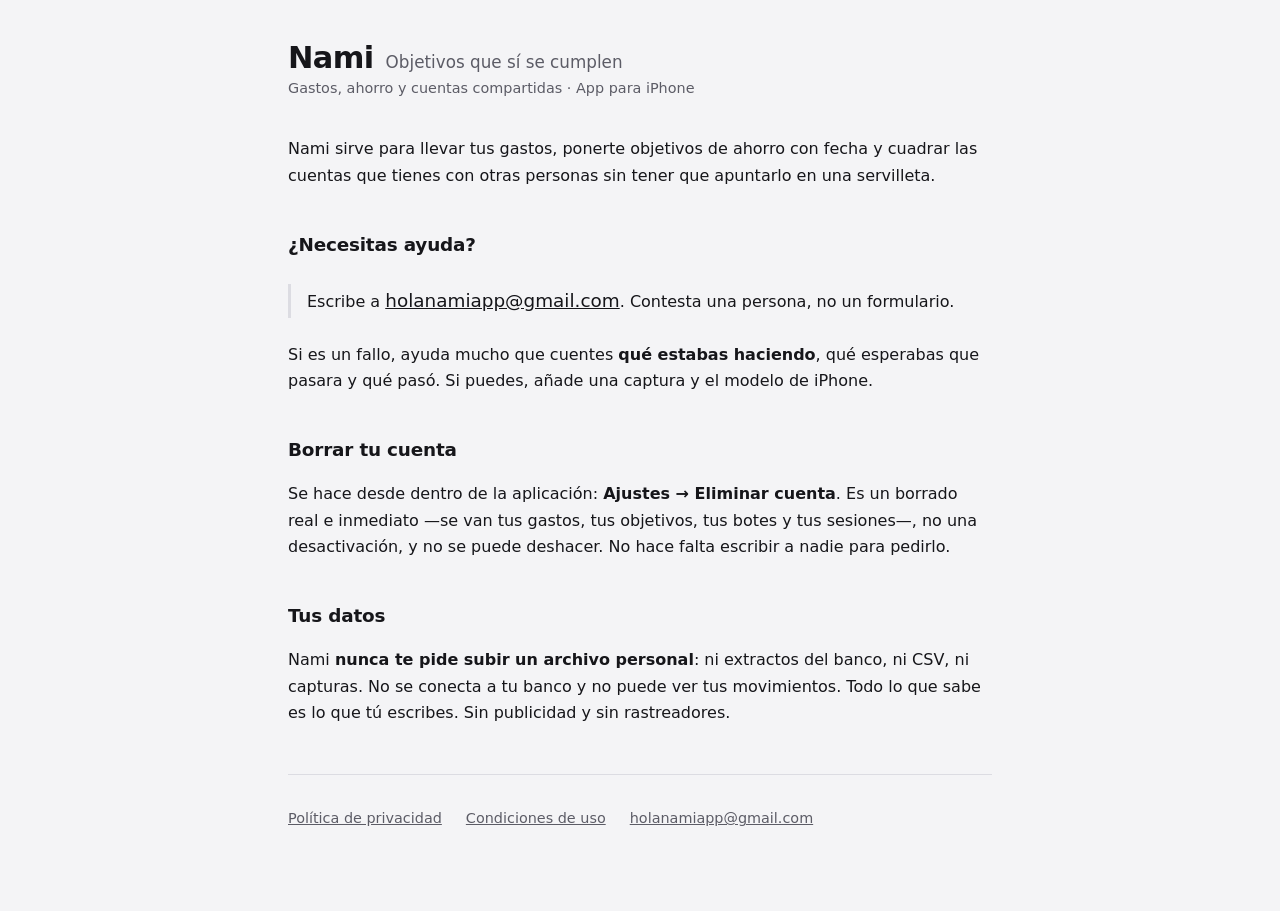
<file: index.html>
<!doctype html>
<html lang="es">
<head>
<meta charset="utf-8">
<meta name="viewport" content="width=device-width, initial-scale=1">
<title>Nami · ayuda y soporte</title>
<link rel="stylesheet" href="estilo.css">
<style>
  /* Solo lo que esta página necesita y las otras dos no. */
  .marca { display: flex; align-items: baseline; gap: 12px; flex-wrap: wrap; }
  .marca h1 { margin: 0; }
  .lema { color: var(--suave); font-size: 1.05rem; }
  .enlaces { display: flex; flex-wrap: wrap; gap: 10px 24px; margin-top: .5em; }
  .correo { font-size: 1.15rem; }
</style>
</head>
<body>
<main>

<div class="marca">
  <h1>Nami</h1>
  <span class="lema">Objetivos que sí se cumplen</span>
</div>
<p class="fecha">Gastos, ahorro y cuentas compartidas · App para iPhone</p>

<p>Nami sirve para llevar tus gastos, ponerte objetivos de ahorro con fecha y cuadrar las
cuentas que tienes con otras personas sin tener que apuntarlo en una servilleta.</p>

<h2>¿Necesitas ayuda?</h2>
<p class="destacado">Escribe a <a class="correo" href="mailto:holanamiapp@gmail.com">holanamiapp@gmail.com</a>.
Contesta una persona, no un formulario.</p>
<p>Si es un fallo, ayuda mucho que cuentes <strong>qué estabas haciendo</strong>, qué esperabas
que pasara y qué pasó. Si puedes, añade una captura y el modelo de iPhone.</p>

<h2>Borrar tu cuenta</h2>
<p>Se hace desde dentro de la aplicación: <strong>Ajustes → Eliminar cuenta</strong>. Es un
borrado real e inmediato —se van tus gastos, tus objetivos, tus botes y tus sesiones—, no una
desactivación, y no se puede deshacer. No hace falta escribir a nadie para pedirlo.</p>

<h2>Tus datos</h2>
<p>Nami <strong>nunca te pide subir un archivo personal</strong>: ni extractos del banco, ni
CSV, ni capturas. No se conecta a tu banco y no puede ver tus movimientos. Todo lo que sabe es
lo que tú escribes. Sin publicidad y sin rastreadores.</p>

<hr>
<footer>
  <div class="enlaces">
    <a href="privacidad.html">Política de privacidad</a>
    <a href="terminos.html">Condiciones de uso</a>
    <a href="mailto:holanamiapp@gmail.com">holanamiapp@gmail.com</a>
  </div>
</footer>

</main>
</body>
</html>
</file>
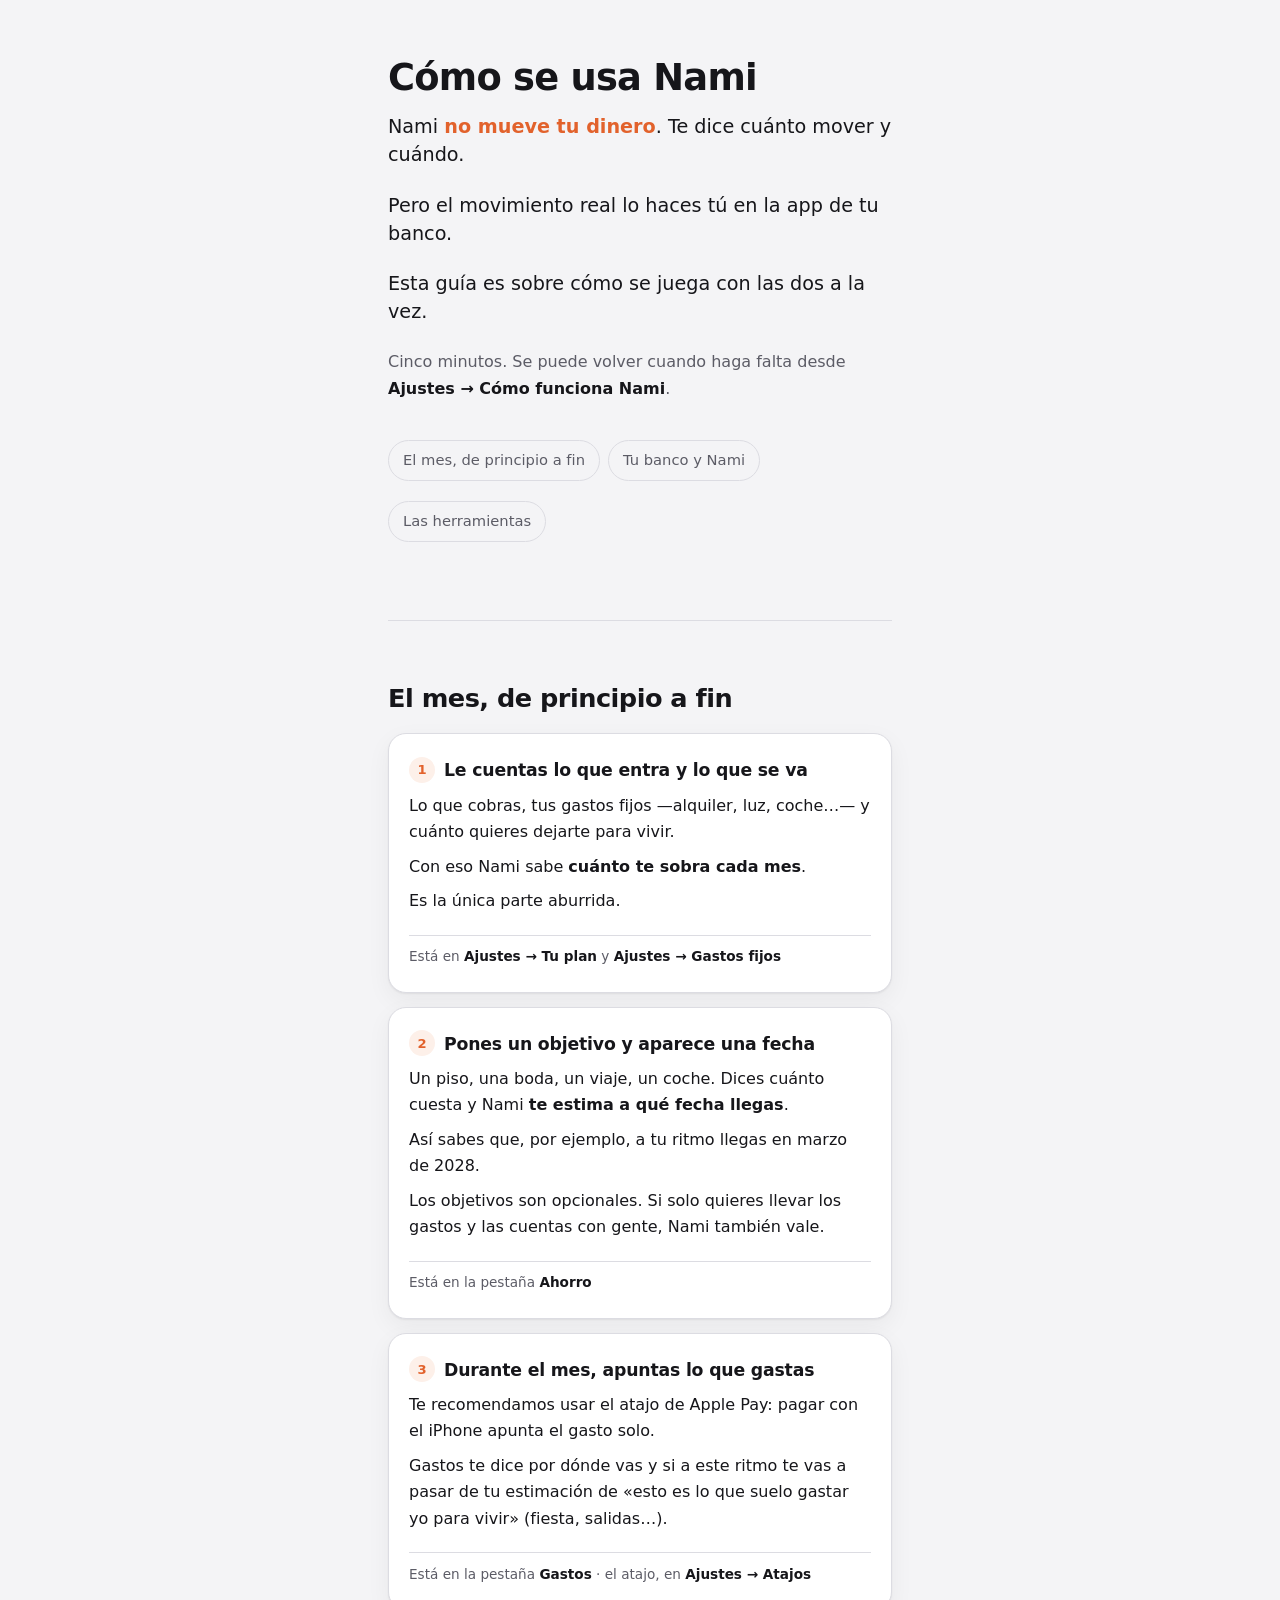
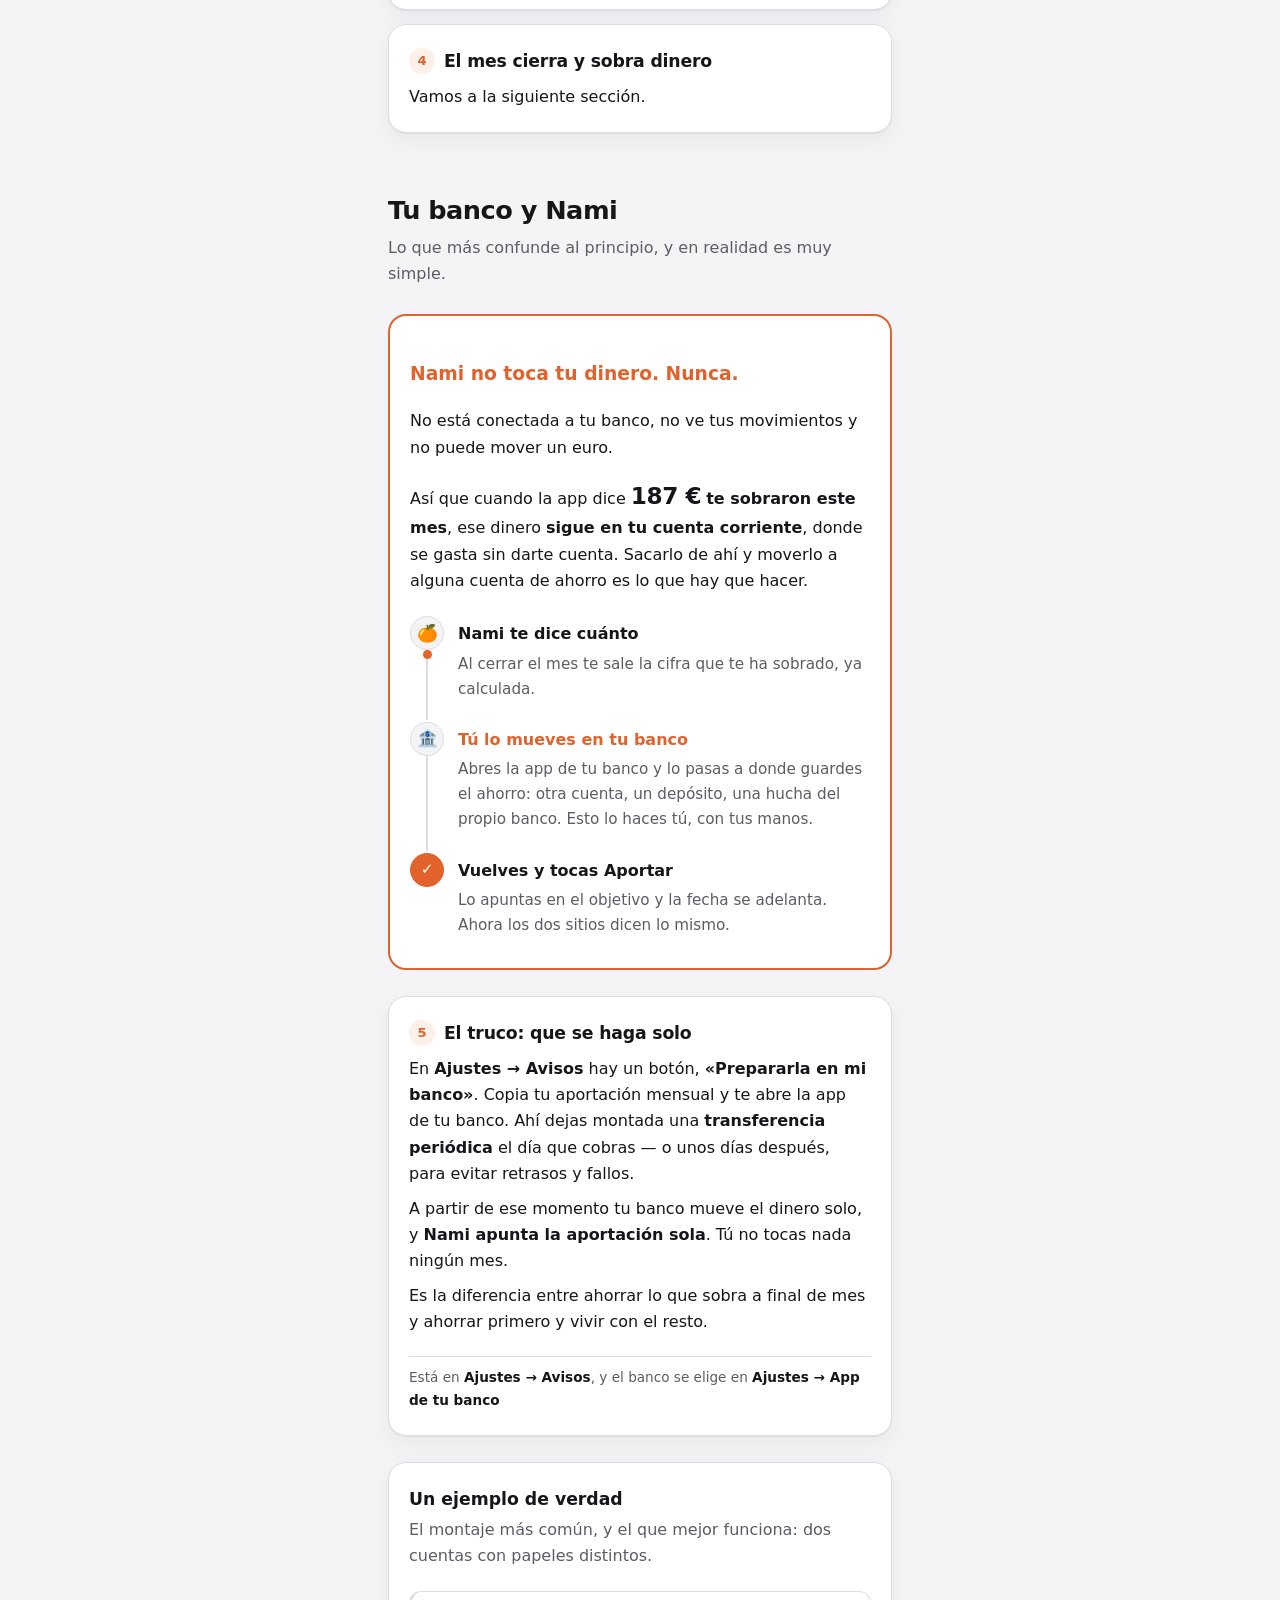
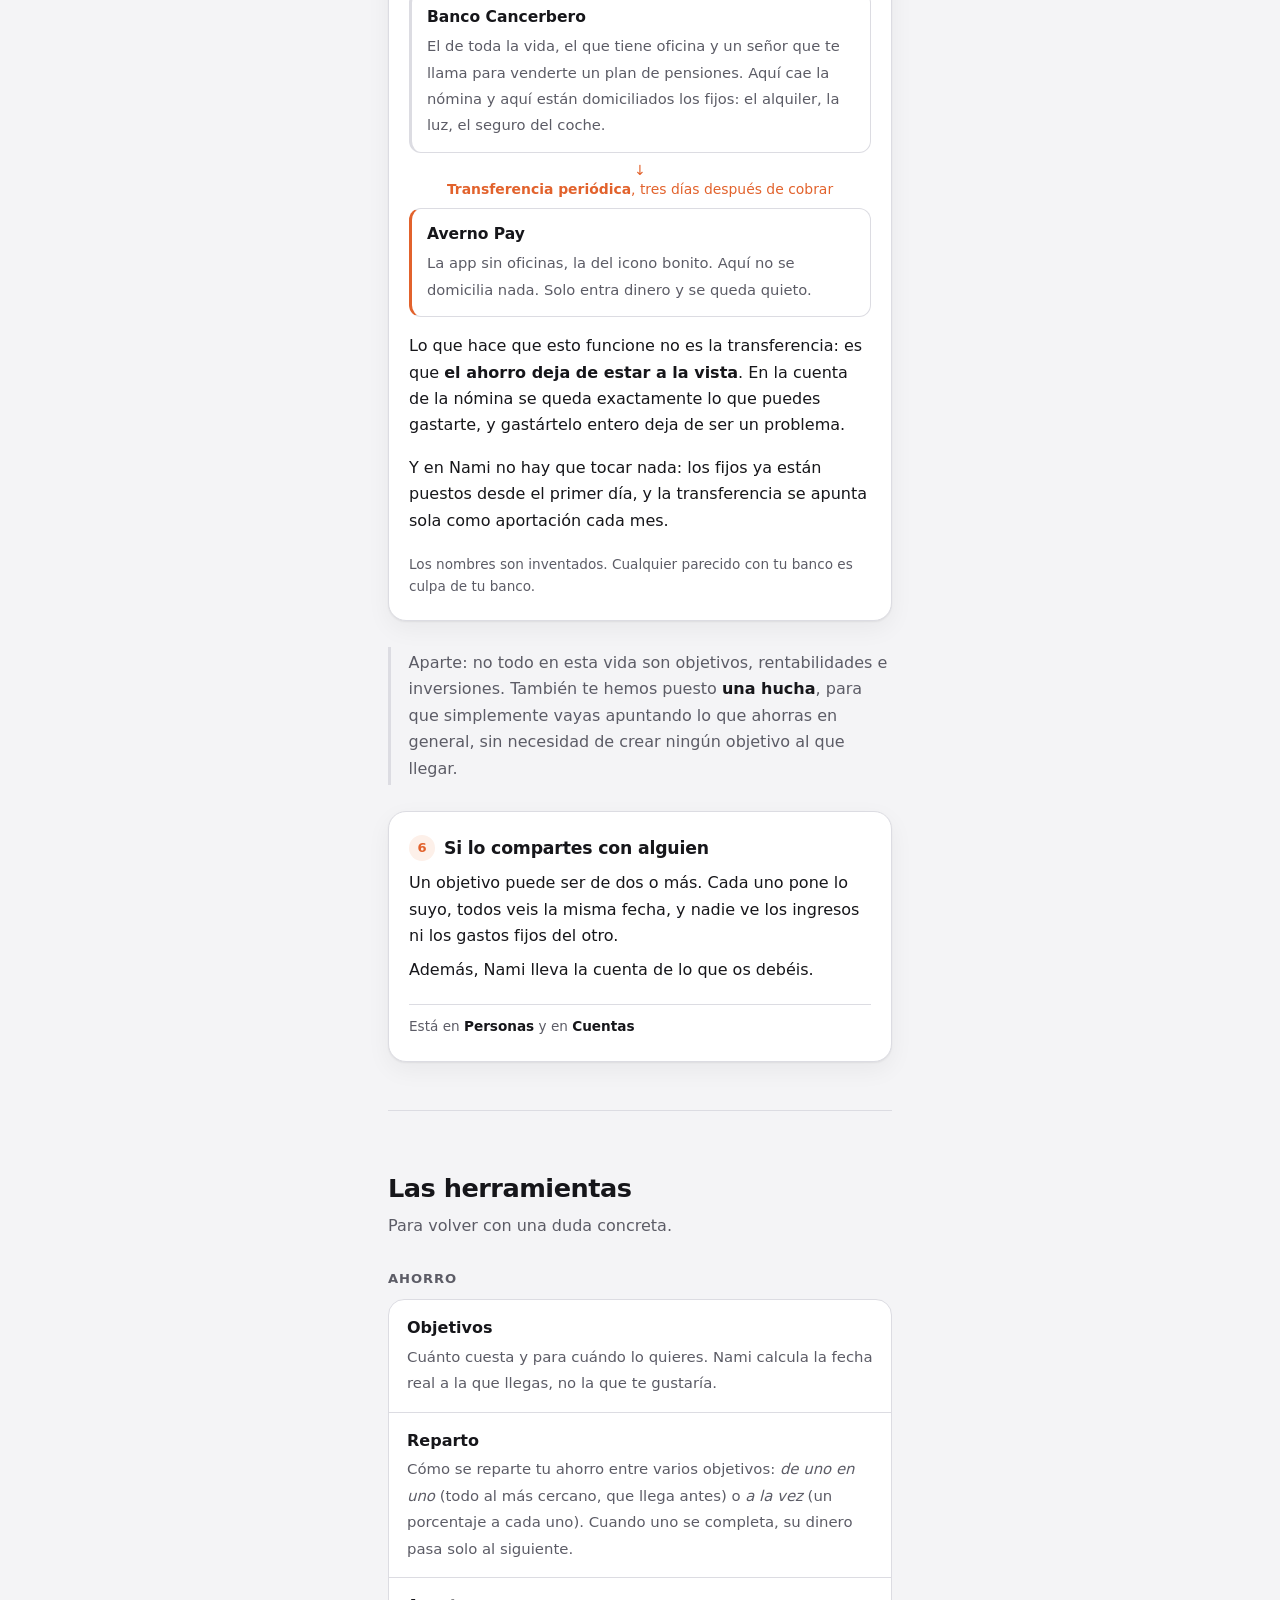
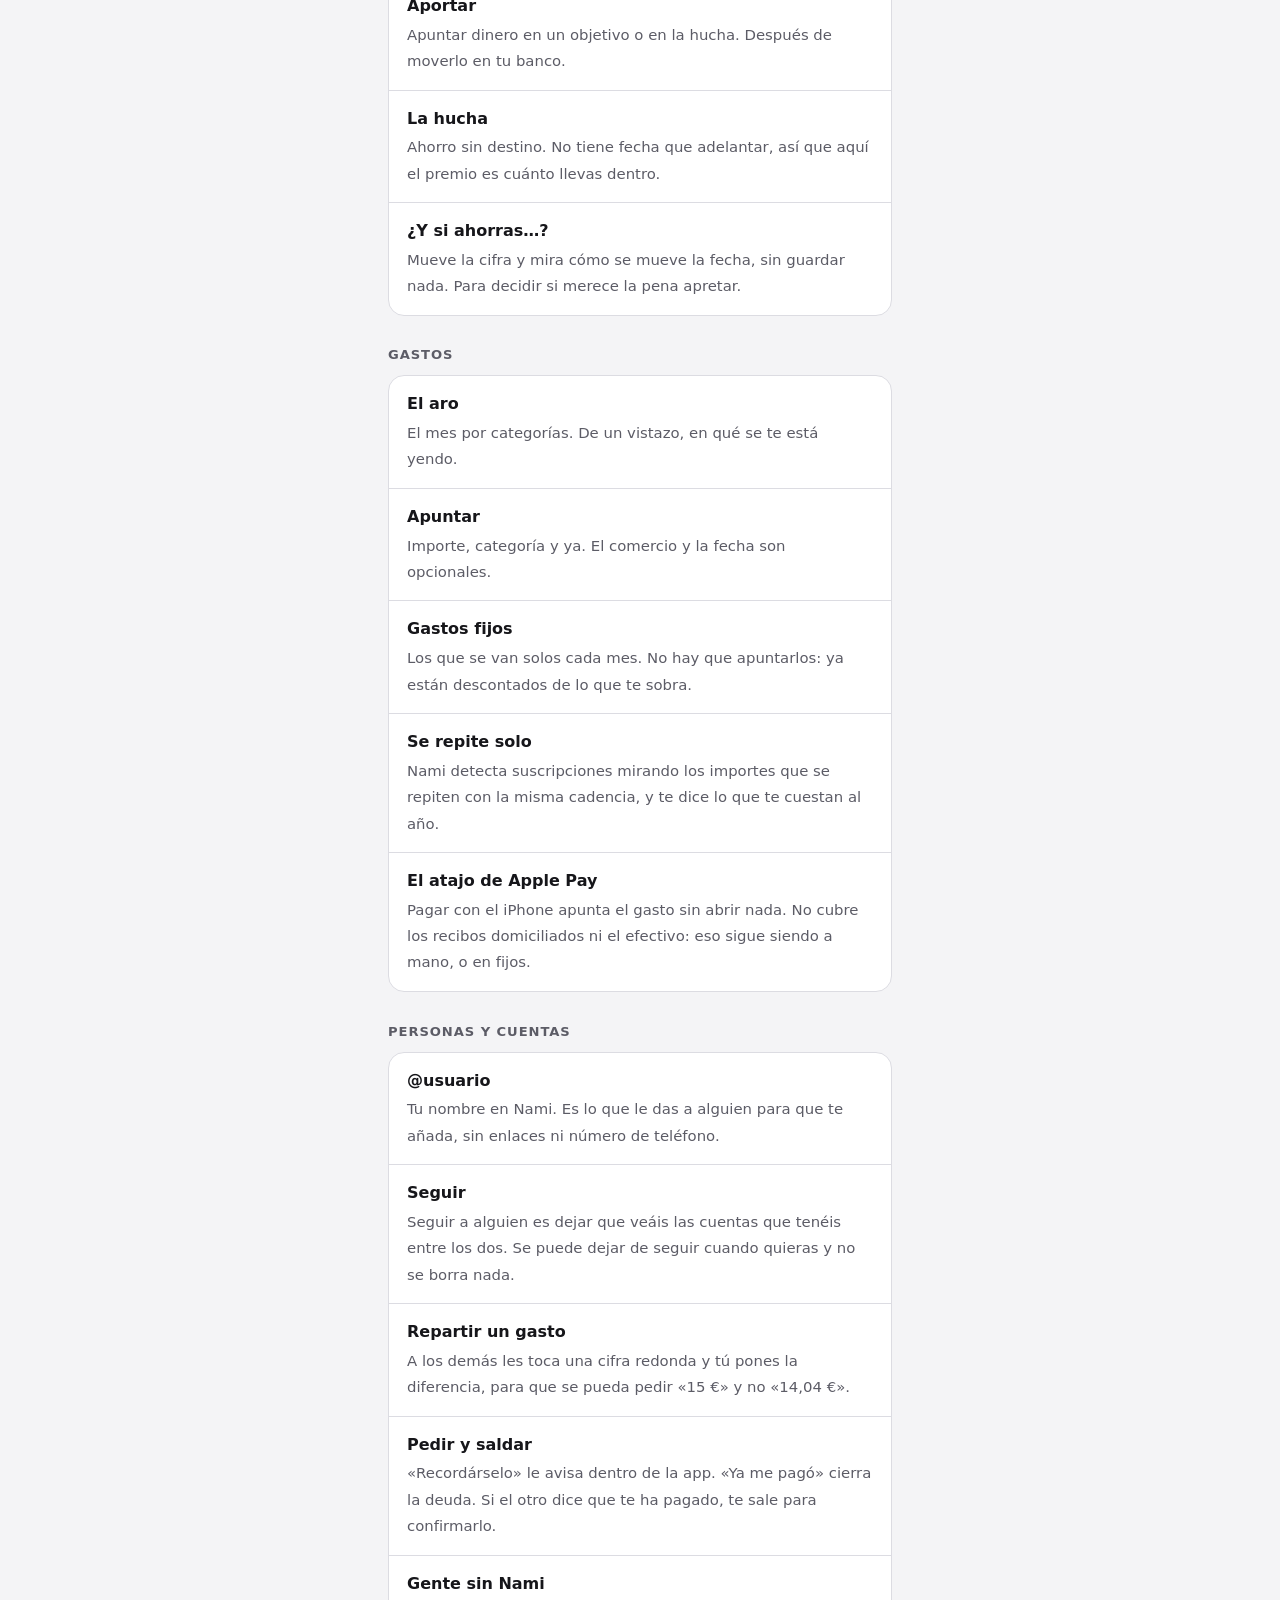
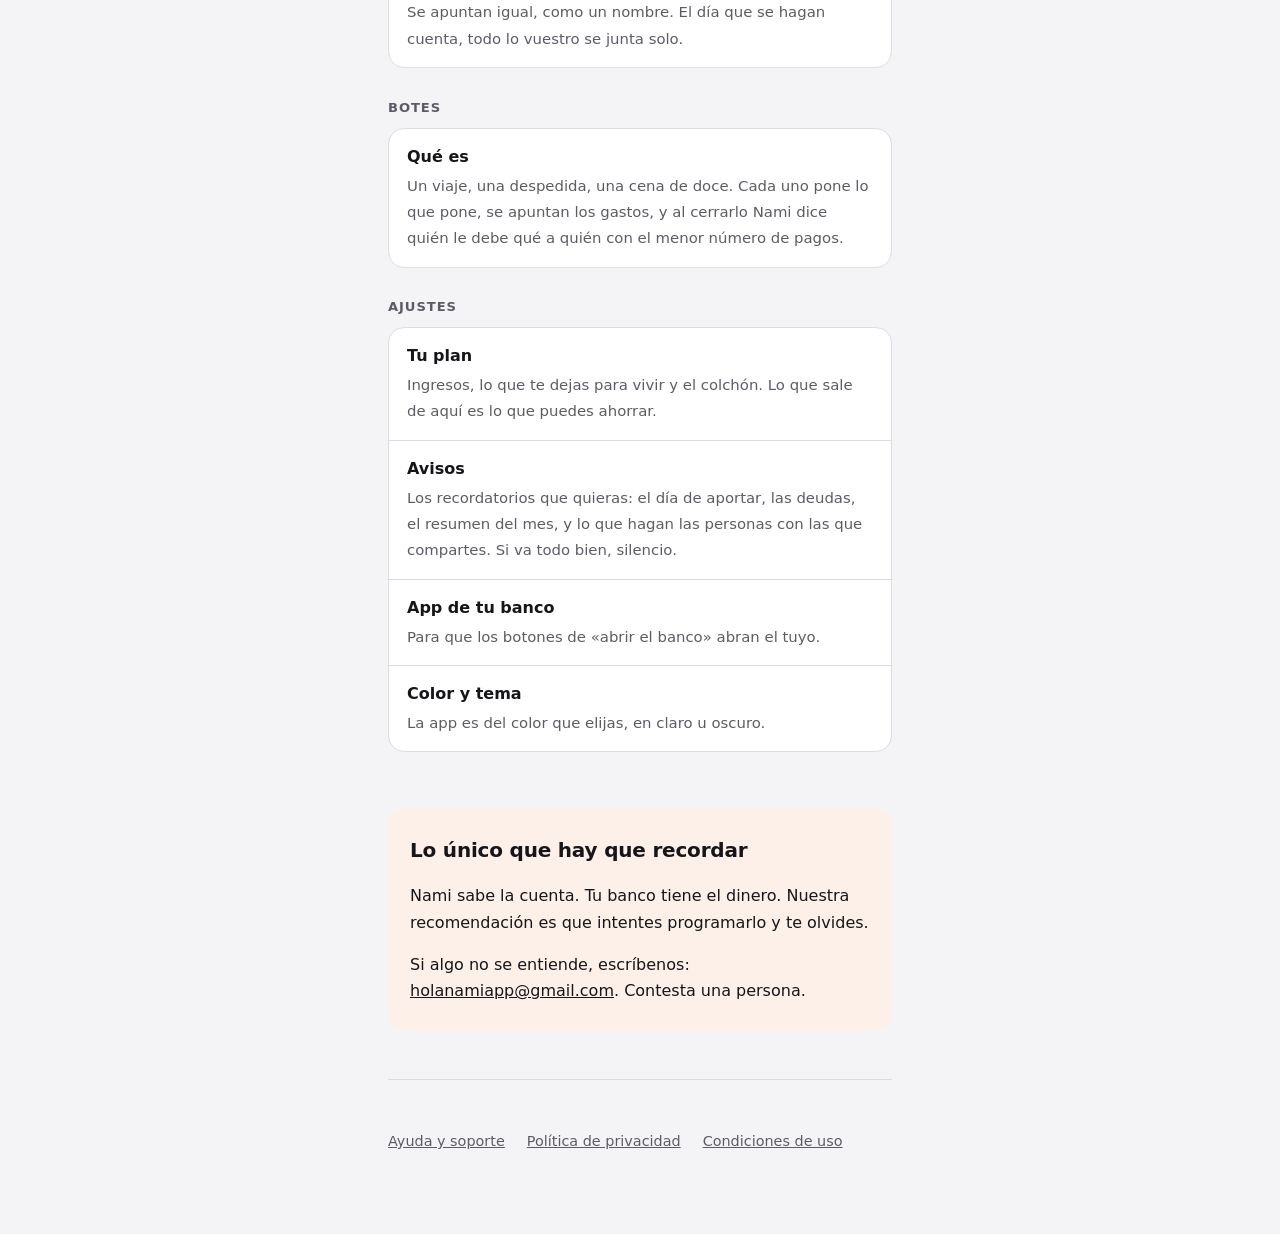
<file: guia.html>
<!doctype html>
<html lang="es">
<head>
<meta charset="utf-8">
<meta name="viewport" content="width=device-width, initial-scale=1">
<title>Cómo se usa Nami</title>
<link rel="stylesheet" href="estilo.css">
<style>
  /*
   * La guía. Se abre desde dentro de la app, casi siempre en un móvil y a veces con mala
   * cobertura: por eso no hay ni una dependencia externa, ni tipografías que descargar, ni
   * imágenes. Todo son formas dibujadas con CSS y SVG en línea.
   *
   * Las animaciones son de adorno, nunca de información: si alguien tiene puesto "Reducir
   * movimiento", la página se lee exactamente igual. Ver el bloque del final.
   */
  :root {
    --acento: #e2622c;
    --acento-flojo: #fdf0e9;
    --verde: #2f7d55;
    --tarjeta: #ffffff;
    --sombra: 0 1px 2px rgba(20, 16, 14, .06), 0 8px 24px rgba(20, 16, 14, .05);
  }
  @media (prefers-color-scheme: dark) {
    :root {
      --acento: #f08050;
      --acento-flojo: #2a1a12;
      --verde: #6ac28d;
      --tarjeta: #15151a;
      --sombra: none;
    }
  }

  body { padding: 0 0 80px; }
  main { max-width: 34rem; padding: 0 20px; }

  /* ---------- Portada ---------- */
  .portada { padding: 56px 0 8px; }
  .portada h1 { font-size: 2.3rem; margin-bottom: .35em; }
  .tesis {
    font-size: 1.2rem;
    line-height: 1.45;
    color: var(--texto);
    margin: 0 0 1.2em;
  }
  .tesis b { color: var(--acento); font-weight: 600; }

  /* ---------- Índice ---------- */
  .indice {
    display: flex; flex-wrap: wrap; gap: 8px;
    margin: 2em 0 1em; padding: 0; list-style: none;
  }
  .indice a {
    display: inline-block;
    padding: 7px 14px;
    border: 1px solid var(--linea);
    border-radius: 999px;
    text-decoration: none;
    font-size: .92rem;
    color: var(--suave);
  }

  /* ---------- Secciones ---------- */
  .bloque { margin-top: 3.5em; }
  .bloque > h2 {
    font-size: 1.6rem;
    margin: 0 0 .15em;
    letter-spacing: -0.02em;
  }
  .bloque > .sub { color: var(--suave); margin: 0 0 1.5em; }

  /* ---------- Los pasos del mes ---------- */
  .paso {
    background: var(--tarjeta);
    border: 1px solid var(--linea);
    border-radius: 18px;
    padding: 22px 20px;
    margin: 14px 0;
    box-shadow: var(--sombra);
  }
  .paso h3 { margin: 0 0 .4em; font-size: 1.08rem; letter-spacing: -0.01em; }
  .paso p { margin: .5em 0; }
  .paso p:last-child { margin-bottom: 0; }
  .num {
    display: inline-grid; place-items: center;
    width: 26px; height: 26px;
    border-radius: 50%;
    background: var(--acento-flojo);
    color: var(--acento);
    font-size: .82rem; font-weight: 700;
    margin-right: 9px;
    vertical-align: 2px;
  }
  .donde {
    display: inline-block;
    margin-top: .9em;
    font-size: .85rem;
    color: var(--suave);
    border-top: 1px solid var(--linea);
    padding-top: .7em;
    width: 100%;
  }
  .donde b { color: var(--texto); font-weight: 600; }

  /* ---------- El puente: la pieza central ---------- */
  .puente {
    border: 2px solid var(--acento);
    border-radius: 18px;
    padding: 24px 20px;
    margin: 26px 0;
    background: var(--tarjeta);
  }
  .puente h3 { color: var(--acento); }
  .via { margin: 22px 0 6px; }
  .carril {
    display: grid;
    grid-template-columns: 34px 1fr;
    gap: 14px;
    align-items: start;
    padding-bottom: 20px;
    position: relative;
  }
  .carril:last-child { padding-bottom: 0; }
  .carril::before {
    content: "";
    position: absolute;
    left: 16px; top: 30px; bottom: 2px;
    width: 2px;
    background: var(--linea);
  }
  .carril:last-child::before { display: none; }
  .marca {
    width: 34px; height: 34px;
    border-radius: 50%;
    display: grid; place-items: center;
    font-size: 1.05rem;
    border: 1px solid var(--linea);
    background: var(--fondo);
    position: relative; z-index: 1;
  }
  .marca.tuya { background: var(--acento); border-color: var(--acento); }
  .carril h4 { margin: 5px 0 .25em; font-size: 1rem; }
  .carril p { margin: 0; color: var(--suave); font-size: .95rem; }
  .carril.destacada h4 { color: var(--acento); }

  /* La cifra que cuenta sola */
  .cifra {
    font-variant-numeric: tabular-nums;
    font-weight: 700;
    font-size: 1.45rem;
    letter-spacing: -0.02em;
  }

  /* ---------- El ejemplo de verdad ---------- */
  .ejemplo {
    background: var(--tarjeta);
    border: 1px solid var(--linea);
    border-radius: 18px;
    padding: 22px 20px;
    margin: 26px 0;
    box-shadow: var(--sombra);
  }
  .ejemplo h3 { margin: 0 0 .2em; font-size: 1.08rem; }
  .ejemplo > .pie { color: var(--suave); font-size: .85rem; margin: 1.4em 0 0; }
  .cuentas { display: grid; gap: 12px; margin: 1.3em 0 .4em; }
  .cuenta {
    border: 1px solid var(--linea);
    border-left: 3px solid var(--linea);
    border-radius: 12px;
    padding: 13px 15px;
  }
  .cuenta.ahorro { border-left-color: var(--acento); }
  .cuenta b { display: block; font-size: .97rem; margin-bottom: .2em; }
  .cuenta span { color: var(--suave); font-size: .92rem; line-height: 1.5; }
  .flecha {
    text-align: center;
    color: var(--acento);
    font-size: .87rem;
    margin: -4px 0;
    line-height: 1.4;
  }
  .flecha b { font-weight: 600; }

  /* ---------- Herramientas ---------- */
  .grupo { margin: 1.8em 0; }
  .grupo h3 {
    font-size: .82rem;
    text-transform: uppercase;
    letter-spacing: .07em;
    color: var(--suave);
    margin: 0 0 .7em;
    font-weight: 600;
  }
  .lista { border: 1px solid var(--linea); border-radius: 16px; overflow: hidden; background: var(--tarjeta); }
  .item { padding: 15px 18px; border-bottom: 1px solid var(--linea); }
  .item:last-child { border-bottom: 0; }
  .item b { display: block; font-size: 1rem; margin-bottom: .15em; }
  .item span { color: var(--suave); font-size: .93rem; line-height: 1.5; }

  /* ---------- Avisos y remates ---------- */
  .nota {
    border-left: 3px solid var(--linea);
    padding: .2em 0 .2em 1.1em;
    margin: 1.6em 0;
    color: var(--suave);
  }
  .nota b { color: var(--texto); }

  .cierre {
    margin-top: 3.5em;
    padding: 26px 22px;
    border-radius: 18px;
    background: var(--acento-flojo);
  }
  .cierre h2 { margin-top: 0; font-size: 1.25rem; }
  .cierre p:last-child { margin-bottom: 0; }

  footer { margin-top: 3.5em; }
  .enlaces { display: flex; flex-wrap: wrap; gap: 10px 22px; }

  /* ---------- Movimiento ---------- */
  .aparece {
    opacity: 0;
    transform: translateY(14px);
    transition: opacity .55s ease, transform .55s cubic-bezier(.2, .7, .3, 1);
  }
  .aparece.dentro { opacity: 1; transform: none; }

  @keyframes viaja {
    0%   { transform: translateY(0);    opacity: 0; }
    12%  { opacity: 1; }
    88%  { opacity: 1; }
    100% { transform: translateY(78px); opacity: 0; }
  }
  .moneda {
    position: absolute;
    left: 13px; top: 34px;
    width: 9px; height: 9px;
    border-radius: 50%;
    background: var(--acento);
    animation: viaja 2.6s ease-in-out infinite;
  }

  /*
   * Reducir movimiento no es una preferencia estética: hay gente a la que el movimiento le
   * marea de verdad. Aquí se apaga TODO y nada queda escondido — que es el fallo típico de
   * las animaciones al hacer scroll: si se anula la animación sin poner la opacidad a 1, la
   * página se queda en blanco.
   */
  @media (prefers-reduced-motion: reduce) {
    .aparece { opacity: 1; transform: none; transition: none; }
    .moneda { display: none; }
  }
</style>
</head>
<body>
<main>

<section class="portada">
  <h1>Cómo se usa Nami</h1>
  <p class="tesis">
    Nami <b>no mueve tu dinero</b>. Te dice cuánto mover y cuándo.
  </p>
  <p class="tesis">
    Pero el movimiento real lo haces tú en la app de tu banco.
  </p>
  <p class="tesis">
    Esta guía es sobre cómo se juega con las dos a la vez.
  </p>
  <p style="color:var(--suave)">Cinco minutos. Se puede volver cuando haga falta desde
    <b style="color:var(--texto);font-weight:600">Ajustes → Cómo funciona Nami</b>.</p>

  <ul class="indice">
    <li><a href="#mes">El mes, de principio a fin</a></li>
    <li><a href="#banco">Tu banco y Nami</a></li>
    <li><a href="#herramientas">Las herramientas</a></li>
  </ul>
</section>

<hr>

<!-- ============ BLOQUE 1 ============ -->
<section class="bloque" id="mes">
  <h2>El mes, de principio a fin</h2>

  <div class="paso aparece">
    <h3><span class="num">1</span>Le cuentas lo que entra y lo que se va</h3>
    <p>Lo que cobras, tus gastos fijos —alquiler, luz, coche…— y cuánto quieres dejarte
      para vivir.</p>
    <p>Con eso Nami sabe <b>cuánto te sobra cada mes</b>.</p>
    <p>Es la única parte aburrida.</p>
    <span class="donde">Está en <b>Ajustes → Tu plan</b> y <b>Ajustes → Gastos fijos</b></span>
  </div>

  <div class="paso aparece">
    <h3><span class="num">2</span>Pones un objetivo y aparece una fecha</h3>
    <p>Un piso, una boda, un viaje, un coche. Dices cuánto cuesta y Nami <b>te estima a qué
      fecha llegas</b>.</p>
    <p>Así sabes que, por ejemplo, a tu ritmo llegas en marzo de 2028.</p>
    <p>Los objetivos son opcionales. Si solo quieres llevar los gastos y las cuentas con
      gente, Nami también vale.</p>
    <span class="donde">Está en la pestaña <b>Ahorro</b></span>
  </div>

  <div class="paso aparece">
    <h3><span class="num">3</span>Durante el mes, apuntas lo que gastas</h3>
    <p>Te recomendamos usar el atajo de Apple Pay: pagar con el iPhone apunta el gasto solo.</p>
    <p>Gastos te dice por dónde vas y si a este ritmo te vas a pasar de tu estimación de «esto
      es lo que suelo gastar yo para vivir» (fiesta, salidas…).</p>
    <span class="donde">Está en la pestaña <b>Gastos</b> · el atajo, en <b>Ajustes → Atajos</b></span>
  </div>

  <div class="paso aparece">
    <h3><span class="num">4</span>El mes cierra y sobra dinero</h3>
    <p>Vamos a la siguiente sección.</p>
  </div>
</section>

<!-- ============ EL PUENTE ============ -->
<section class="bloque" id="banco">
  <h2>Tu banco y Nami</h2>
  <p class="sub">Lo que más confunde al principio, y en realidad es muy simple.</p>

  <div class="puente aparece">
    <h3>Nami no toca tu dinero. Nunca.</h3>
    <p>No está conectada a tu banco, no ve tus movimientos y no puede mover un euro.</p>
    <p>Así que cuando la app dice <span class="cifra" id="sobra">187 €</span> <b>te sobraron
      este mes</b>, ese dinero <b>sigue en tu cuenta corriente</b>, donde se gasta sin darte
      cuenta. Sacarlo de ahí y moverlo a alguna cuenta de ahorro es lo que hay que hacer.</p>

    <div class="via">
      <div class="carril">
        <div class="marca">🍊</div>
        <div>
          <h4>Nami te dice cuánto</h4>
          <p>Al cerrar el mes te sale la cifra que te ha sobrado, ya calculada.</p>
        </div>
        <div class="moneda" style="animation-delay: 0s"></div>
      </div>
      <div class="carril destacada">
        <div class="marca">🏦</div>
        <div>
          <h4>Tú lo mueves en tu banco</h4>
          <p>Abres la app de tu banco y lo pasas a donde guardes el ahorro: otra cuenta, un
            depósito, una hucha del propio banco. Esto lo haces tú, con tus manos.</p>
        </div>
      </div>
      <div class="carril">
        <div class="marca tuya" aria-hidden="true" style="color:#fff;font-size:.95rem">✓</div>
        <div>
          <h4>Vuelves y tocas Aportar</h4>
          <p>Lo apuntas en el objetivo y la fecha se adelanta. Ahora los dos sitios dicen lo
            mismo.</p>
        </div>
      </div>
    </div>
  </div>

  <div class="paso aparece">
    <h3><span class="num">5</span>El truco: que se haga solo</h3>
    <p>En <b>Ajustes → Avisos</b> hay un botón, <b>«Prepararla en mi banco»</b>. Copia tu
      aportación mensual y te abre la app de tu banco. Ahí dejas montada una
      <b>transferencia periódica</b> el día que cobras — o unos días después, para evitar
      retrasos y fallos.</p>
    <p>A partir de ese momento tu banco mueve el dinero solo, y <b>Nami apunta la aportación
      sola</b>. Tú no tocas nada ningún mes.</p>
    <p>Es la diferencia entre ahorrar lo que sobra a final de mes y ahorrar primero y vivir
      con el resto.</p>
    <span class="donde">Está en <b>Ajustes → Avisos</b>, y el banco se elige en
      <b>Ajustes → App de tu banco</b></span>
  </div>

  <div class="ejemplo aparece">
    <h3>Un ejemplo de verdad</h3>
    <p style="color:var(--suave);margin:.2em 0 0">El montaje más común, y el que mejor funciona:
      dos cuentas con papeles distintos.</p>

    <div class="cuentas">
      <div class="cuenta">
        <b>Banco Cancerbero</b>
        <span>El de toda la vida, el que tiene oficina y un señor que te llama para venderte un
          plan de pensiones. Aquí cae la nómina y aquí están domiciliados los fijos: el
          alquiler, la luz, el seguro del coche.</span>
      </div>

      <div class="flecha">
        ↓<br>
        <b>Transferencia periódica</b>, tres días después de cobrar
      </div>

      <div class="cuenta ahorro">
        <b>Averno Pay</b>
        <span>La app sin oficinas, la del icono bonito. Aquí no se domicilia nada. Solo entra
          dinero y se queda quieto.</span>
      </div>
    </div>

    <p>Lo que hace que esto funcione no es la transferencia: es que <b>el ahorro deja de estar a
      la vista</b>. En la cuenta de la nómina se queda exactamente lo que puedes gastarte, y
      gastártelo entero deja de ser un problema.</p>

    <p>Y en Nami no hay que tocar nada: los fijos ya están puestos desde el primer día, y la
      transferencia se apunta sola como aportación cada mes.</p>

    <p class="pie">Los nombres son inventados. Cualquier parecido con tu banco es culpa de tu
      banco.</p>
  </div>

  <div class="nota">
    Aparte: no todo en esta vida son objetivos, rentabilidades e inversiones. También te hemos
    puesto <b>una hucha</b>, para que simplemente vayas apuntando lo que ahorras en general, sin
    necesidad de crear ningún objetivo al que llegar.
  </div>

  <div class="paso aparece">
    <h3><span class="num">6</span>Si lo compartes con alguien</h3>
    <p>Un objetivo puede ser de dos o más. Cada uno pone lo suyo, todos veis la misma fecha, y
      nadie ve los ingresos ni los gastos fijos del otro.</p>
    <p>Además, Nami lleva la cuenta de lo que os debéis.</p>
    <span class="donde">Está en <b>Personas</b> y en <b>Cuentas</b></span>
  </div>
</section>

<hr>

<!-- ============ BLOQUE 2 ============ -->
<section class="bloque" id="herramientas">
  <h2>Las herramientas</h2>
  <p class="sub">Para volver con una duda concreta.</p>

  <div class="grupo">
    <h3>Ahorro</h3>
    <div class="lista">
      <div class="item"><b>Objetivos</b><span>Cuánto cuesta y para cuándo lo quieres. Nami
        calcula la fecha real a la que llegas, no la que te gustaría.</span></div>
      <div class="item"><b>Reparto</b><span>Cómo se reparte tu ahorro entre varios objetivos:
        <i>de uno en uno</i> (todo al más cercano, que llega antes) o <i>a la vez</i> (un
        porcentaje a cada uno). Cuando uno se completa, su dinero pasa solo al siguiente.</span></div>
      <div class="item"><b>Aportar</b><span>Apuntar dinero en un objetivo o en la hucha.
        Después de moverlo en tu banco.</span></div>
      <div class="item"><b>La hucha</b><span>Ahorro sin destino. No tiene fecha que adelantar,
        así que aquí el premio es cuánto llevas dentro.</span></div>
      <div class="item"><b>¿Y si ahorras…?</b><span>Mueve la cifra y mira cómo se mueve la
        fecha, sin guardar nada. Para decidir si merece la pena apretar.</span></div>
    </div>
  </div>

  <div class="grupo">
    <h3>Gastos</h3>
    <div class="lista">
      <div class="item"><b>El aro</b><span>El mes por categorías. De un vistazo, en qué se te
        está yendo.</span></div>
      <div class="item"><b>Apuntar</b><span>Importe, categoría y ya. El comercio y la fecha
        son opcionales.</span></div>
      <div class="item"><b>Gastos fijos</b><span>Los que se van solos cada mes. No hay que
        apuntarlos: ya están descontados de lo que te sobra.</span></div>
      <div class="item"><b>Se repite solo</b><span>Nami detecta suscripciones mirando los
        importes que se repiten con la misma cadencia, y te dice lo que te cuestan al año.</span></div>
      <div class="item"><b>El atajo de Apple Pay</b><span>Pagar con el iPhone apunta el gasto
        sin abrir nada. No cubre los recibos domiciliados ni el efectivo: eso sigue siendo a
        mano, o en fijos.</span></div>
    </div>
  </div>

  <div class="grupo">
    <h3>Personas y cuentas</h3>
    <div class="lista">
      <div class="item"><b>@usuario</b><span>Tu nombre en Nami. Es lo que le das a alguien
        para que te añada, sin enlaces ni número de teléfono.</span></div>
      <div class="item"><b>Seguir</b><span>Seguir a alguien es dejar que veáis las cuentas que
        tenéis entre los dos. Se puede dejar de seguir cuando quieras y no se borra nada.</span></div>
      <div class="item"><b>Repartir un gasto</b><span>A los demás les toca una cifra redonda y
        tú pones la diferencia, para que se pueda pedir «15 €» y no «14,04 €».</span></div>
      <div class="item"><b>Pedir y saldar</b><span>«Recordárselo» le avisa dentro de la app.
        «Ya me pagó» cierra la deuda. Si el otro dice que te ha pagado, te sale para
        confirmarlo.</span></div>
      <div class="item"><b>Gente sin Nami</b><span>Se apuntan igual, como un nombre. El día que
        se hagan cuenta, todo lo vuestro se junta solo.</span></div>
    </div>
  </div>

  <div class="grupo">
    <h3>Botes</h3>
    <div class="lista">
      <div class="item"><b>Qué es</b><span>Un viaje, una despedida, una cena de doce. Cada uno
        pone lo que pone, se apuntan los gastos, y al cerrarlo Nami dice quién le debe qué a
        quién con el menor número de pagos.</span></div>
    </div>
  </div>

  <div class="grupo">
    <h3>Ajustes</h3>
    <div class="lista">
      <div class="item"><b>Tu plan</b><span>Ingresos, lo que te dejas para vivir y el colchón.
        Lo que sale de aquí es lo que puedes ahorrar.</span></div>
      <div class="item"><b>Avisos</b><span>Los recordatorios que quieras: el día de aportar,
        las deudas, el resumen del mes, y lo que hagan las personas con las que compartes.
        Si va todo bien, silencio.</span></div>
      <div class="item"><b>App de tu banco</b><span>Para que los botones de «abrir el banco»
        abran el tuyo.</span></div>
      <div class="item"><b>Color y tema</b><span>La app es del color que elijas, en claro u
        oscuro.</span></div>
    </div>
  </div>
</section>

<div class="cierre aparece">
  <h2>Lo único que hay que recordar</h2>
  <p>Nami sabe la cuenta. Tu banco tiene el dinero. Nuestra recomendación es que intentes
    programarlo y te olvides.</p>
  <p>Si algo no se entiende, escríbenos: <a href="mailto:holanamiapp@gmail.com">holanamiapp@gmail.com</a>.
    Contesta una persona.</p>
</div>

<hr>
<footer>
  <div class="enlaces">
    <a href="index.html">Ayuda y soporte</a>
    <a href="privacidad.html">Política de privacidad</a>
    <a href="terminos.html">Condiciones de uso</a>
  </div>
</footer>

</main>

<script>
(function () {
  var quieto = window.matchMedia('(prefers-reduced-motion: reduce)').matches;

  /* Aparecer al llegar. Si el navegador no tiene IntersectionObserver, o hay poco
     movimiento pedido, todo se enseña de golpe: nunca se queda nada escondido. */
  var cajas = document.querySelectorAll('.aparece');
  if (quieto || !('IntersectionObserver' in window)) {
    for (var i = 0; i < cajas.length; i++) cajas[i].classList.add('dentro');
  } else {
    var ojo = new IntersectionObserver(function (filas) {
      filas.forEach(function (f) {
        if (f.isIntersecting) { f.target.classList.add('dentro'); ojo.unobserve(f.target); }
      });
    }, { rootMargin: '0px 0px -12% 0px' });
    for (var j = 0; j < cajas.length; j++) ojo.observe(cajas[j]);
  }

  /* La cifra sube sola una vez, para que se lea como algo que acaba de calcularse.
     187 € es un ejemplo: no es el dinero de nadie. */
  var destino = 187, celda = document.getElementById('sobra');
  function pinta(v) { celda.textContent = v.toLocaleString('es-ES') + ' €'; }
  /* La cifra ya viene escrita en el HTML: si el guion no llega a correr, se lee igual.
     Solo se pone a cero cuando sabemos que va a subir. */
  if (quieto || !('IntersectionObserver' in window)) return;
  pinta(0);
  var visto = false;
  var ojo2 = new IntersectionObserver(function (filas) {
    filas.forEach(function (f) {
      if (!f.isIntersecting || visto) return;
      visto = true;
      var t0 = null;
      requestAnimationFrame(function sube(t) {
        if (t0 === null) t0 = t;
        var p = Math.min((t - t0) / 900, 1);
        pinta(Math.round(destino * (1 - Math.pow(1 - p, 3))));
        if (p < 1) requestAnimationFrame(sube);
      });
    });
  }, { threshold: .6 });
  ojo2.observe(celda);
})();
</script>
</body>
</html>
</file>
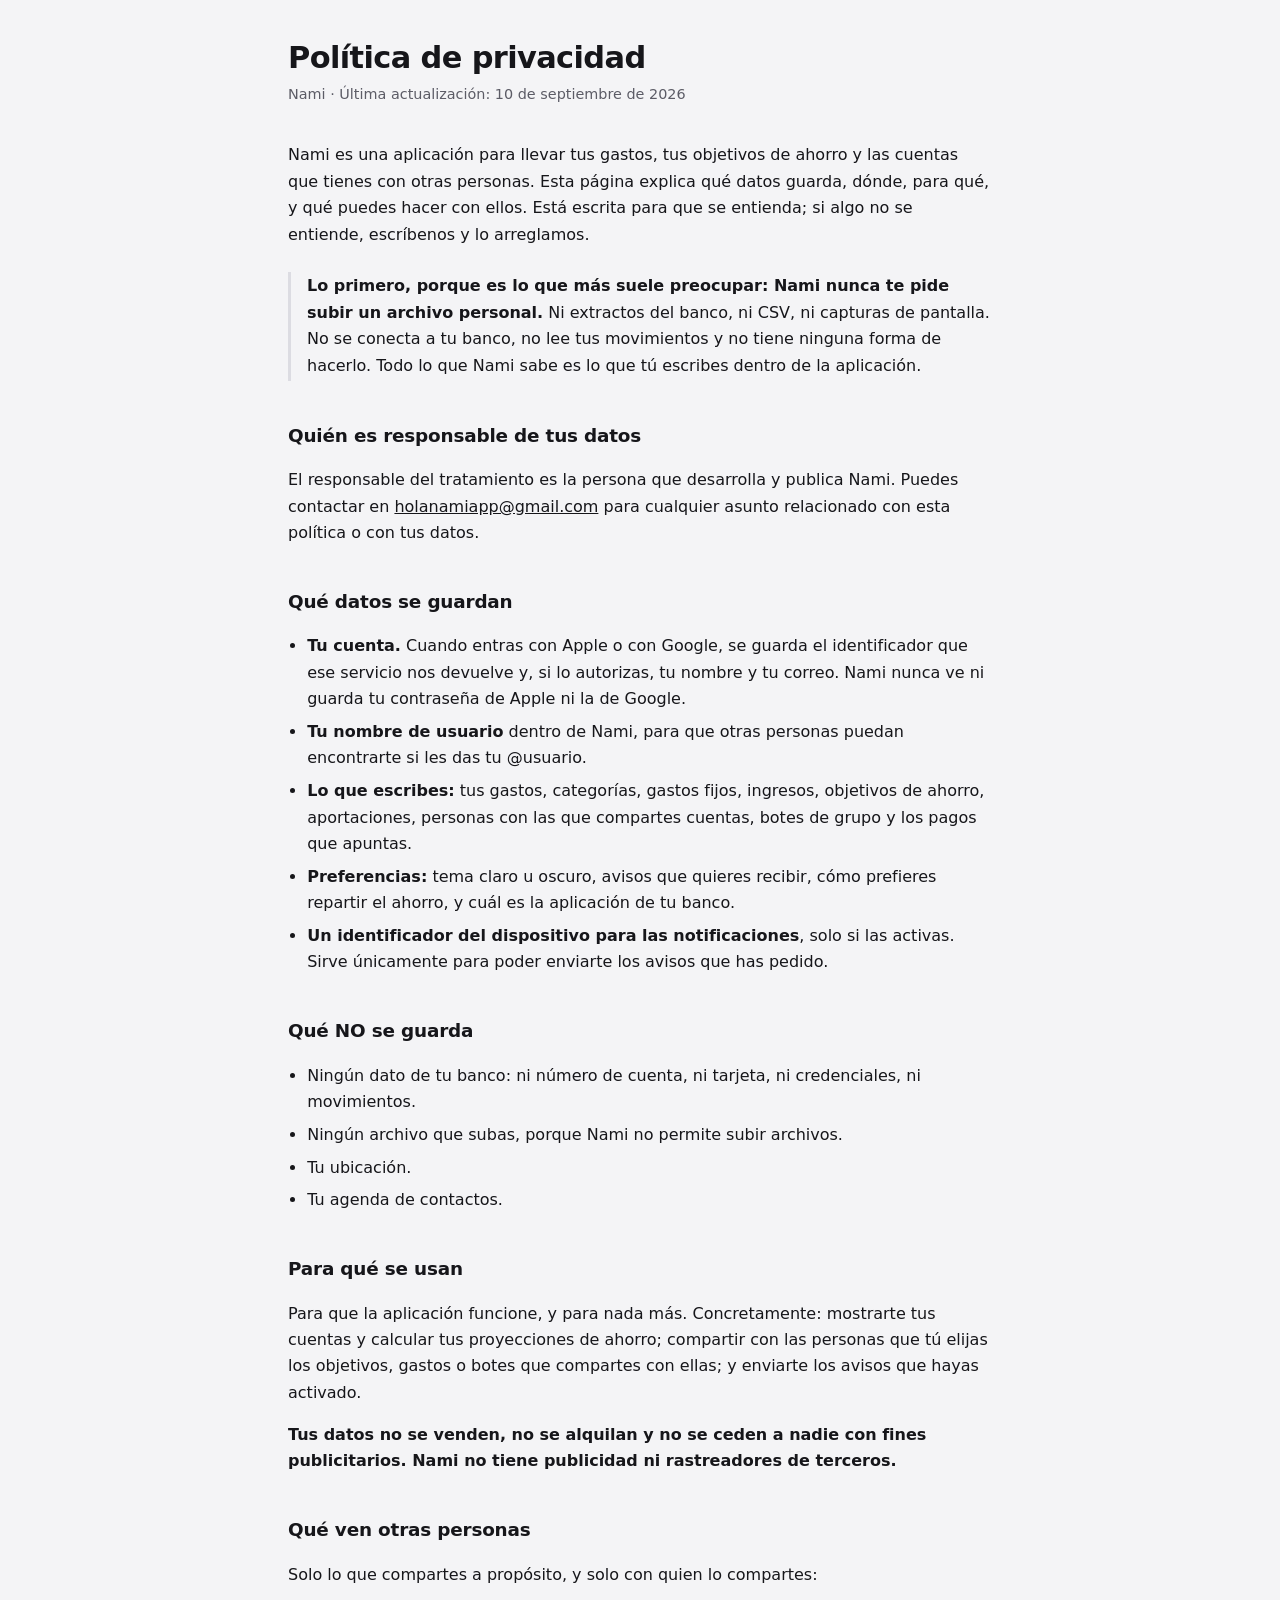
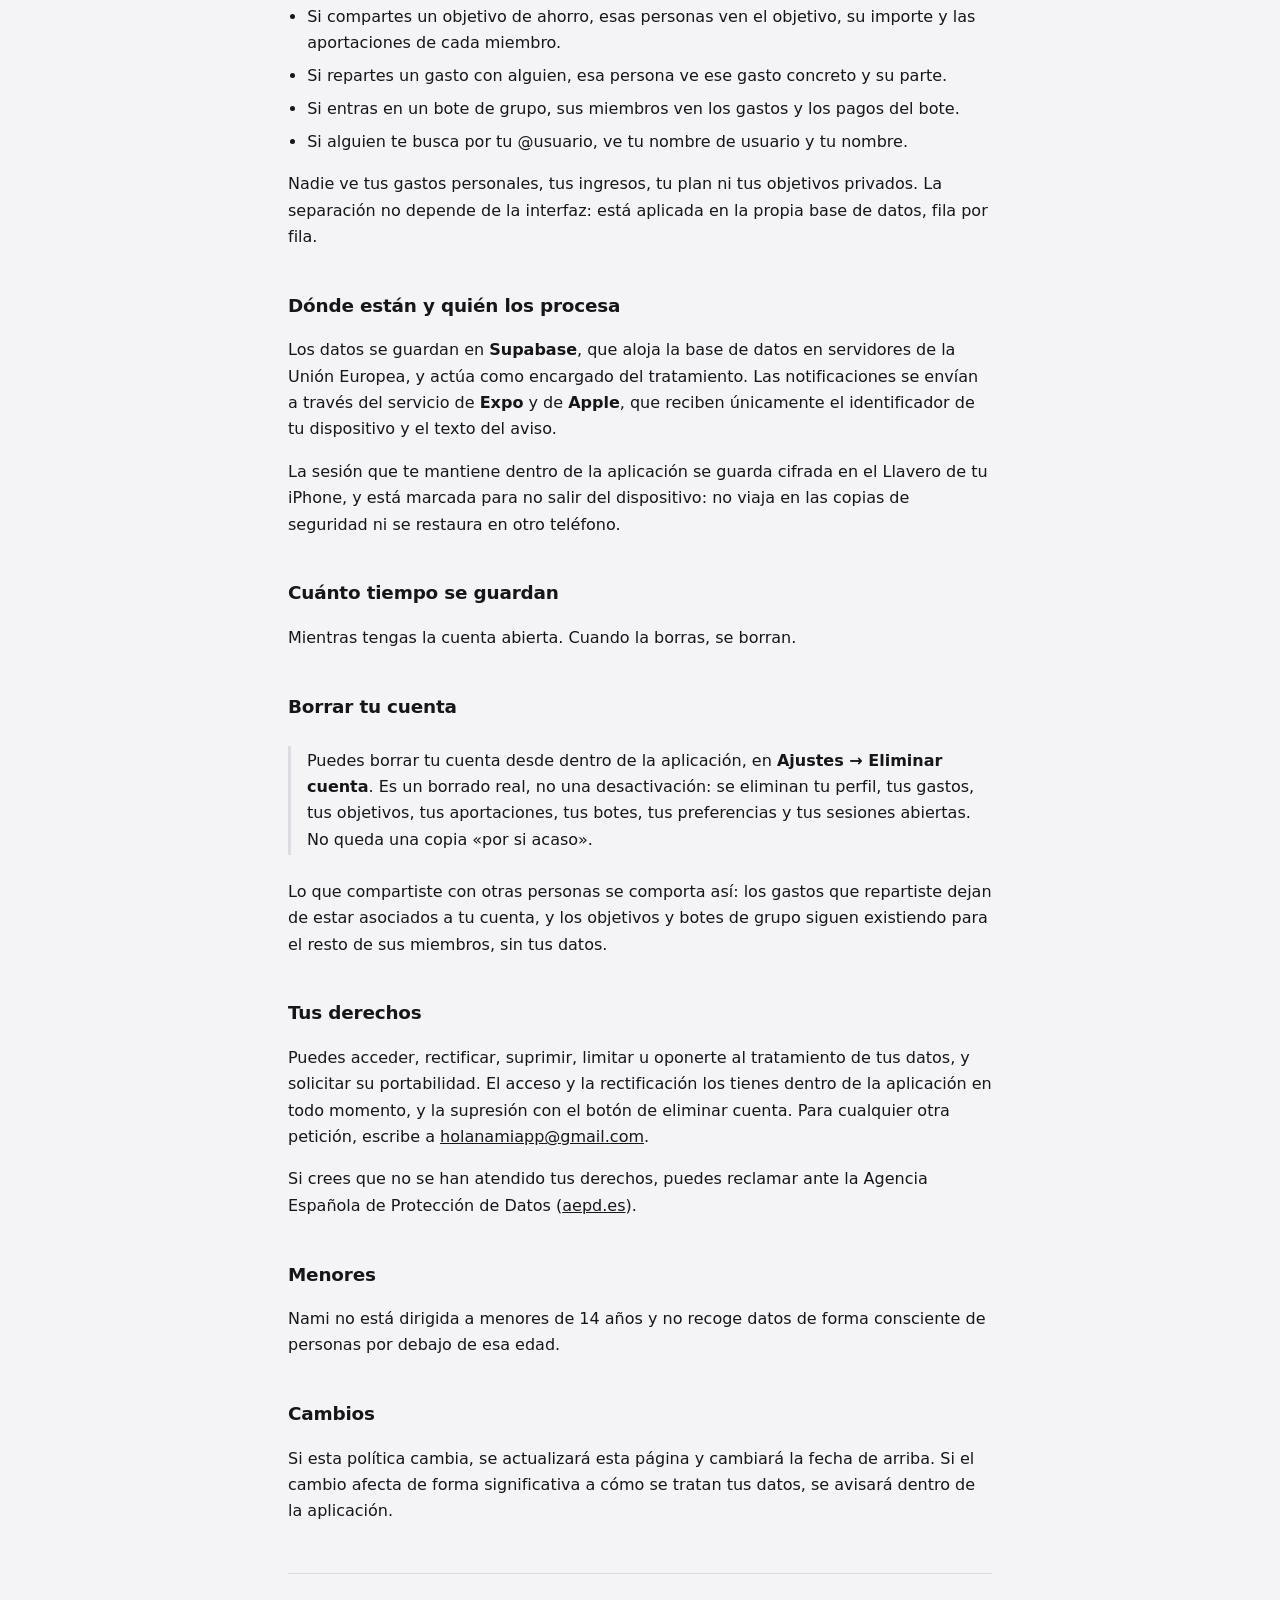
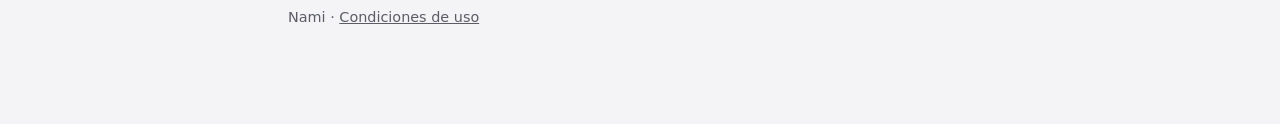
<file: privacidad.html>
<!doctype html>
<html lang="es">
<head>
<meta charset="utf-8">
<meta name="viewport" content="width=device-width, initial-scale=1">
<title>Política de privacidad · Nami</title>
<link rel="stylesheet" href="estilo.css">
</head>
<body>
<main>

<h1>Política de privacidad</h1>
<p class="fecha">Nami · Última actualización: 10 de septiembre de 2026</p>

<p>Nami es una aplicación para llevar tus gastos, tus objetivos de ahorro y las cuentas que
tienes con otras personas. Esta página explica qué datos guarda, dónde, para qué, y qué puedes
hacer con ellos. Está escrita para que se entienda; si algo no se entiende, escríbenos y lo
arreglamos.</p>

<p class="destacado"><strong>Lo primero, porque es lo que más suele preocupar: Nami nunca te
pide subir un archivo personal.</strong> Ni extractos del banco, ni CSV, ni capturas de
pantalla. No se conecta a tu banco, no lee tus movimientos y no tiene ninguna forma de
hacerlo. Todo lo que Nami sabe es lo que tú escribes dentro de la aplicación.</p>

<h2>Quién es responsable de tus datos</h2>
<p>El responsable del tratamiento es la persona que desarrolla y publica Nami. Puedes
contactar en <a href="mailto:holanamiapp@gmail.com">holanamiapp@gmail.com</a> para cualquier
asunto relacionado con esta política o con tus datos.</p>

<h2>Qué datos se guardan</h2>
<ul>
  <li><strong>Tu cuenta.</strong> Cuando entras con Apple o con Google, se guarda el
  identificador que ese servicio nos devuelve y, si lo autorizas, tu nombre y tu correo. Nami
  nunca ve ni guarda tu contraseña de Apple ni la de Google.</li>
  <li><strong>Tu nombre de usuario</strong> dentro de Nami, para que otras personas puedan
  encontrarte si les das tu @usuario.</li>
  <li><strong>Lo que escribes:</strong> tus gastos, categorías, gastos fijos, ingresos,
  objetivos de ahorro, aportaciones, personas con las que compartes cuentas, botes de grupo y
  los pagos que apuntas.</li>
  <li><strong>Preferencias:</strong> tema claro u oscuro, avisos que quieres recibir, cómo
  prefieres repartir el ahorro, y cuál es la aplicación de tu banco.</li>
  <li><strong>Un identificador del dispositivo para las notificaciones</strong>, solo si las
  activas. Sirve únicamente para poder enviarte los avisos que has pedido.</li>
</ul>

<h2>Qué NO se guarda</h2>
<ul>
  <li>Ningún dato de tu banco: ni número de cuenta, ni tarjeta, ni credenciales, ni
  movimientos.</li>
  <li>Ningún archivo que subas, porque Nami no permite subir archivos.</li>
  <li>Tu ubicación.</li>
  <li>Tu agenda de contactos.</li>
</ul>

<h2>Para qué se usan</h2>
<p>Para que la aplicación funcione, y para nada más. Concretamente: mostrarte tus cuentas y
calcular tus proyecciones de ahorro; compartir con las personas que tú elijas los objetivos,
gastos o botes que compartes con ellas; y enviarte los avisos que hayas activado.</p>

<p><strong>Tus datos no se venden, no se alquilan y no se ceden a nadie con fines
publicitarios. Nami no tiene publicidad ni rastreadores de terceros.</strong></p>

<h2>Qué ven otras personas</h2>
<p>Solo lo que compartes a propósito, y solo con quien lo compartes:</p>
<ul>
  <li>Si compartes un objetivo de ahorro, esas personas ven el objetivo, su importe y las
  aportaciones de cada miembro.</li>
  <li>Si repartes un gasto con alguien, esa persona ve ese gasto concreto y su parte.</li>
  <li>Si entras en un bote de grupo, sus miembros ven los gastos y los pagos del bote.</li>
  <li>Si alguien te busca por tu @usuario, ve tu nombre de usuario y tu nombre.</li>
</ul>
<p>Nadie ve tus gastos personales, tus ingresos, tu plan ni tus objetivos privados. La
separación no depende de la interfaz: está aplicada en la propia base de datos, fila por fila.</p>

<h2>Dónde están y quién los procesa</h2>
<p>Los datos se guardan en <strong>Supabase</strong>, que aloja la base de datos en servidores
de la Unión Europea, y actúa como encargado del tratamiento. Las notificaciones se envían a
través del servicio de <strong>Expo</strong> y de <strong>Apple</strong>, que reciben
únicamente el identificador de tu dispositivo y el texto del aviso.</p>
<p>La sesión que te mantiene dentro de la aplicación se guarda cifrada en el Llavero de tu
iPhone, y está marcada para no salir del dispositivo: no viaja en las copias de seguridad ni se
restaura en otro teléfono.</p>

<h2>Cuánto tiempo se guardan</h2>
<p>Mientras tengas la cuenta abierta. Cuando la borras, se borran.</p>

<h2>Borrar tu cuenta</h2>
<p class="destacado">Puedes borrar tu cuenta desde dentro de la aplicación, en
<strong>Ajustes → Eliminar cuenta</strong>. Es un borrado real, no una desactivación: se
eliminan tu perfil, tus gastos, tus objetivos, tus aportaciones, tus botes, tus preferencias y
tus sesiones abiertas. No queda una copia «por si acaso».</p>
<p>Lo que compartiste con otras personas se comporta así: los gastos que repartiste dejan de
estar asociados a tu cuenta, y los objetivos y botes de grupo siguen existiendo para el resto
de sus miembros, sin tus datos.</p>

<h2>Tus derechos</h2>
<p>Puedes acceder, rectificar, suprimir, limitar u oponerte al tratamiento de tus datos, y
solicitar su portabilidad. El acceso y la rectificación los tienes dentro de la aplicación en
todo momento, y la supresión con el botón de eliminar cuenta. Para cualquier otra petición,
escribe a <a href="mailto:holanamiapp@gmail.com">holanamiapp@gmail.com</a>.</p>
<p>Si crees que no se han atendido tus derechos, puedes reclamar ante la Agencia Española de
Protección de Datos (<a href="https://www.aepd.es">aepd.es</a>).</p>

<h2>Menores</h2>
<p>Nami no está dirigida a menores de 14 años y no recoge datos de forma consciente de personas
por debajo de esa edad.</p>

<h2>Cambios</h2>
<p>Si esta política cambia, se actualizará esta página y cambiará la fecha de arriba. Si el
cambio afecta de forma significativa a cómo se tratan tus datos, se avisará dentro de la
aplicación.</p>

<hr>
<footer>
  <p>Nami · <a href="terminos.html">Condiciones de uso</a></p>
</footer>

</main>
</body>
</html>
</file>
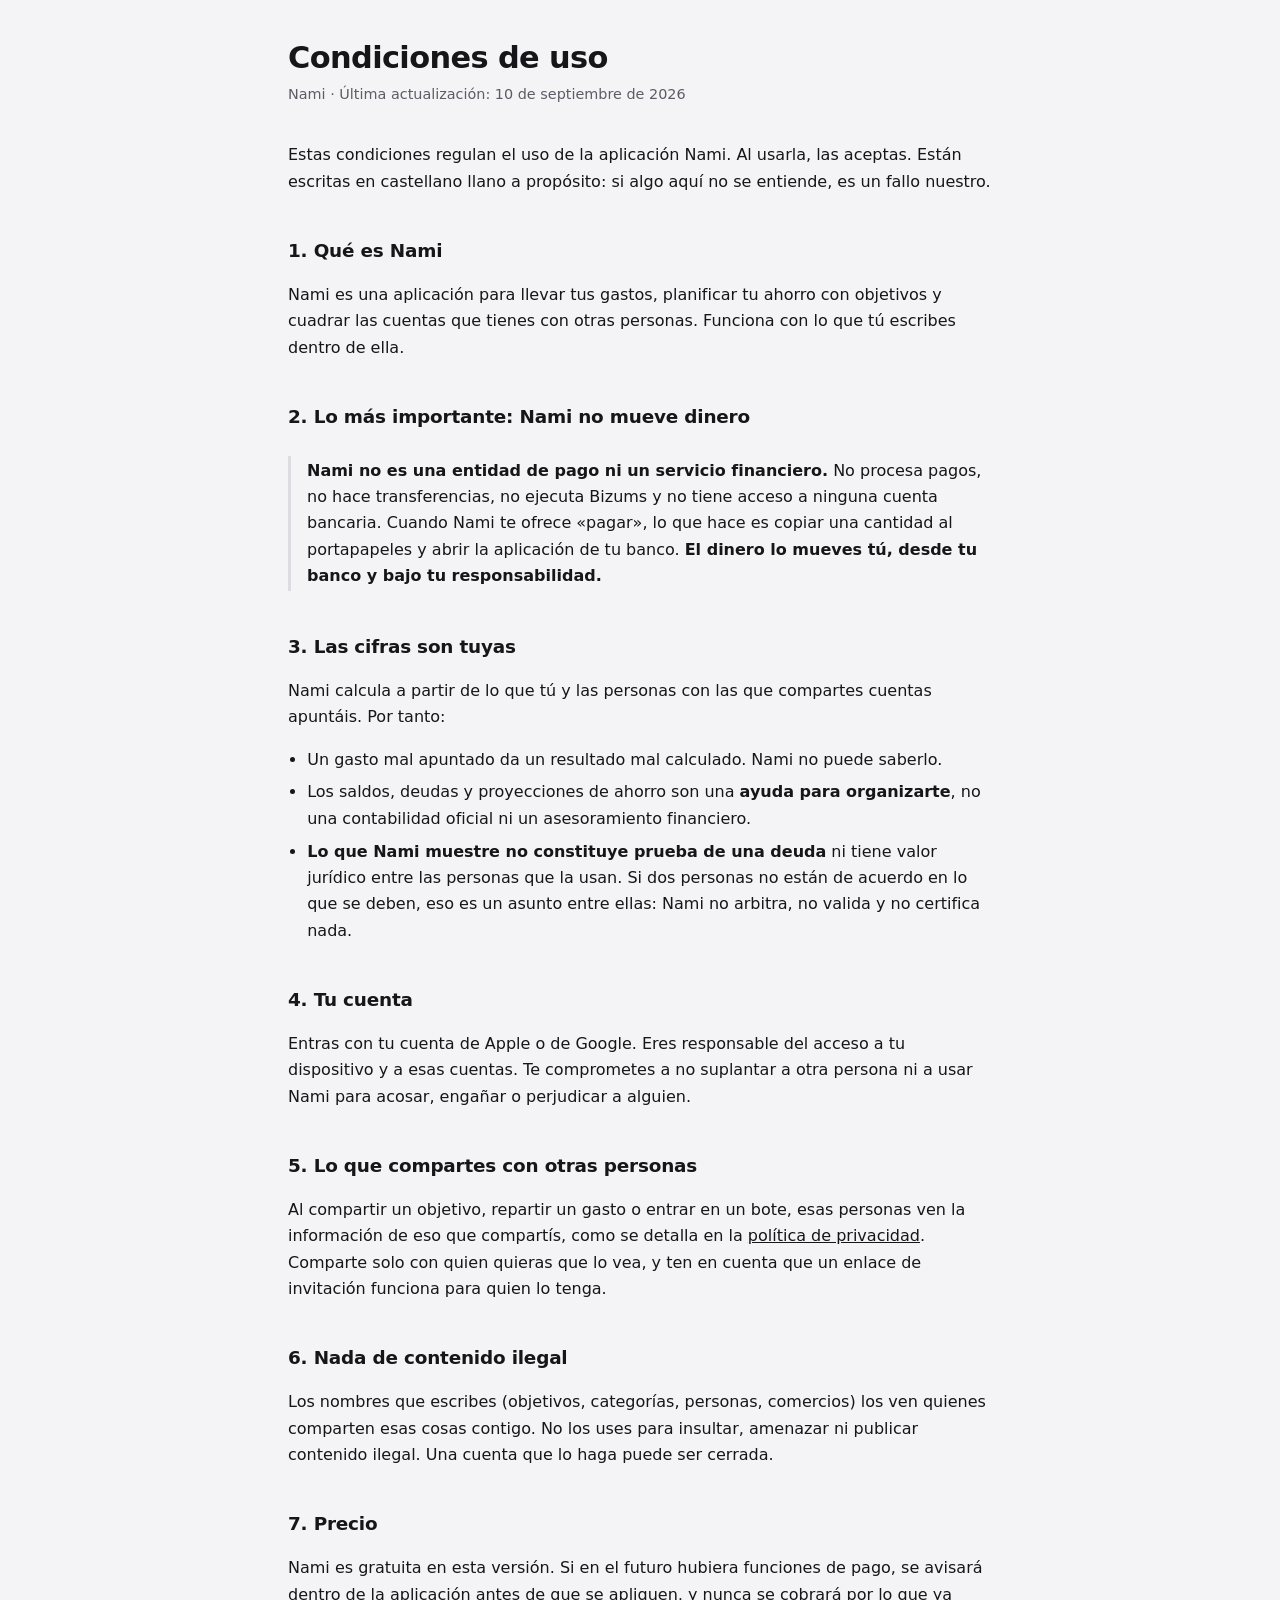
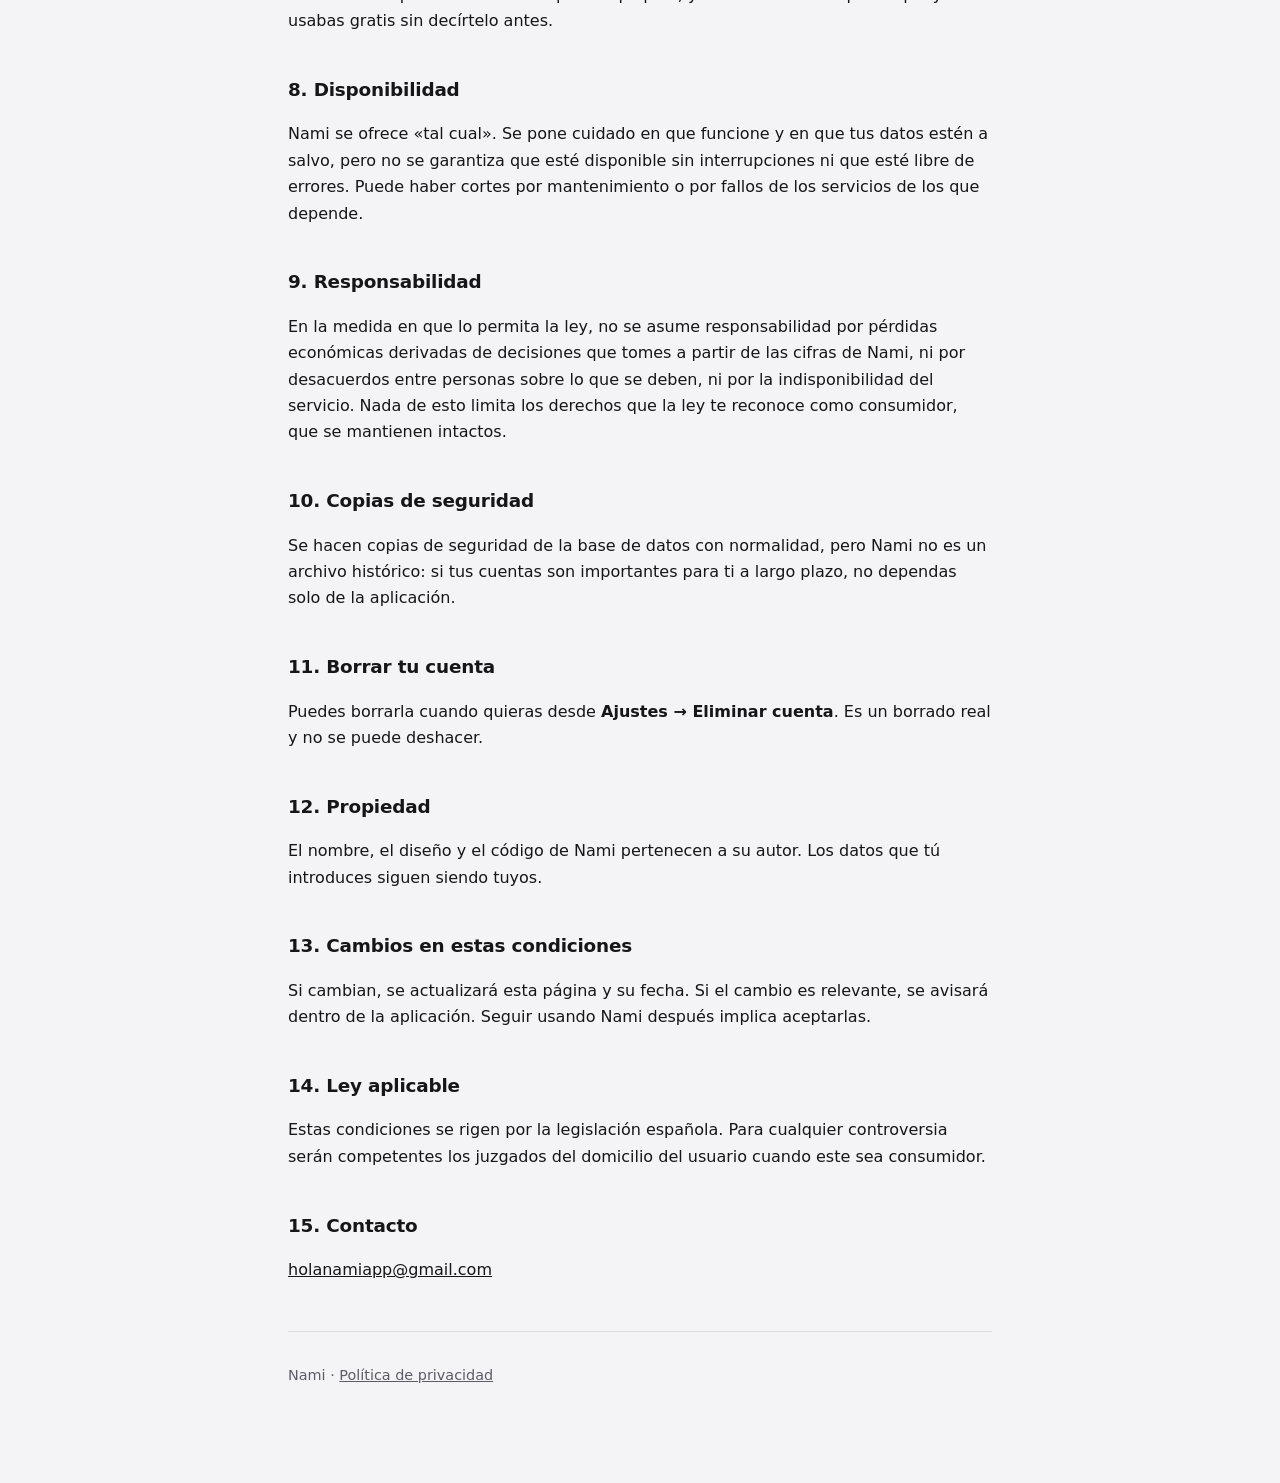
<file: terminos.html>
<!doctype html>
<html lang="es">
<head>
<meta charset="utf-8">
<meta name="viewport" content="width=device-width, initial-scale=1">
<title>Condiciones de uso · Nami</title>
<link rel="stylesheet" href="estilo.css">
</head>
<body>
<main>

<h1>Condiciones de uso</h1>
<p class="fecha">Nami · Última actualización: 10 de septiembre de 2026</p>

<p>Estas condiciones regulan el uso de la aplicación Nami. Al usarla, las aceptas. Están
escritas en castellano llano a propósito: si algo aquí no se entiende, es un fallo nuestro.</p>

<h2>1. Qué es Nami</h2>
<p>Nami es una aplicación para llevar tus gastos, planificar tu ahorro con objetivos y cuadrar
las cuentas que tienes con otras personas. Funciona con lo que tú escribes dentro de ella.</p>

<h2>2. Lo más importante: Nami no mueve dinero</h2>
<p class="destacado"><strong>Nami no es una entidad de pago ni un servicio financiero.</strong>
No procesa pagos, no hace transferencias, no ejecuta Bizums y no tiene acceso a ninguna cuenta
bancaria. Cuando Nami te ofrece «pagar», lo que hace es copiar una cantidad al portapapeles y
abrir la aplicación de tu banco. <strong>El dinero lo mueves tú, desde tu banco y bajo tu
responsabilidad.</strong></p>

<h2>3. Las cifras son tuyas</h2>
<p>Nami calcula a partir de lo que tú y las personas con las que compartes cuentas apuntáis.
Por tanto:</p>
<ul>
  <li>Un gasto mal apuntado da un resultado mal calculado. Nami no puede saberlo.</li>
  <li>Los saldos, deudas y proyecciones de ahorro son una <strong>ayuda para organizarte</strong>,
  no una contabilidad oficial ni un asesoramiento financiero.</li>
  <li><strong>Lo que Nami muestre no constituye prueba de una deuda</strong> ni tiene valor
  jurídico entre las personas que la usan. Si dos personas no están de acuerdo en lo que se
  deben, eso es un asunto entre ellas: Nami no arbitra, no valida y no certifica nada.</li>
</ul>

<h2>4. Tu cuenta</h2>
<p>Entras con tu cuenta de Apple o de Google. Eres responsable del acceso a tu dispositivo y a
esas cuentas. Te comprometes a no suplantar a otra persona ni a usar Nami para acosar,
engañar o perjudicar a alguien.</p>

<h2>5. Lo que compartes con otras personas</h2>
<p>Al compartir un objetivo, repartir un gasto o entrar en un bote, esas personas ven la
información de eso que compartís, como se detalla en la
<a href="privacidad.html">política de privacidad</a>. Comparte solo con quien quieras que lo
vea, y ten en cuenta que un enlace de invitación funciona para quien lo tenga.</p>

<h2>6. Nada de contenido ilegal</h2>
<p>Los nombres que escribes (objetivos, categorías, personas, comercios) los ven quienes
comparten esas cosas contigo. No los uses para insultar, amenazar ni publicar contenido
ilegal. Una cuenta que lo haga puede ser cerrada.</p>

<h2>7. Precio</h2>
<p>Nami es gratuita en esta versión. Si en el futuro hubiera funciones de pago, se avisará
dentro de la aplicación antes de que se apliquen, y nunca se cobrará por lo que ya usabas
gratis sin decírtelo antes.</p>

<h2>8. Disponibilidad</h2>
<p>Nami se ofrece «tal cual». Se pone cuidado en que funcione y en que tus datos estén a
salvo, pero no se garantiza que esté disponible sin interrupciones ni que esté libre de
errores. Puede haber cortes por mantenimiento o por fallos de los servicios de los que
depende.</p>

<h2>9. Responsabilidad</h2>
<p>En la medida en que lo permita la ley, no se asume responsabilidad por pérdidas económicas
derivadas de decisiones que tomes a partir de las cifras de Nami, ni por desacuerdos entre
personas sobre lo que se deben, ni por la indisponibilidad del servicio. Nada de esto limita
los derechos que la ley te reconoce como consumidor, que se mantienen intactos.</p>

<h2>10. Copias de seguridad</h2>
<p>Se hacen copias de seguridad de la base de datos con normalidad, pero Nami no es un archivo
histórico: si tus cuentas son importantes para ti a largo plazo, no dependas solo de la
aplicación.</p>

<h2>11. Borrar tu cuenta</h2>
<p>Puedes borrarla cuando quieras desde <strong>Ajustes → Eliminar cuenta</strong>. Es un
borrado real y no se puede deshacer.</p>

<h2>12. Propiedad</h2>
<p>El nombre, el diseño y el código de Nami pertenecen a su autor. Los datos que tú introduces
siguen siendo tuyos.</p>

<h2>13. Cambios en estas condiciones</h2>
<p>Si cambian, se actualizará esta página y su fecha. Si el cambio es relevante, se avisará
dentro de la aplicación. Seguir usando Nami después implica aceptarlas.</p>

<h2>14. Ley aplicable</h2>
<p>Estas condiciones se rigen por la legislación española. Para cualquier controversia serán
competentes los juzgados del domicilio del usuario cuando este sea consumidor.</p>

<h2>15. Contacto</h2>
<p><a href="mailto:holanamiapp@gmail.com">holanamiapp@gmail.com</a></p>

<hr>
<footer>
  <p>Nami · <a href="privacidad.html">Política de privacidad</a></p>
</footer>

</main>
</body>
</html>
</file>
<file: estilo.css>
/* Hoja común de las dos páginas legales. Sin dependencias: se abre offline y desde el móvil. */
:root {
  color-scheme: light dark;
  --fondo: #f4f4f6;
  --texto: #16161a;
  --suave: #5c5c66;
  --linea: #dcdce2;
}
@media (prefers-color-scheme: dark) {
  :root { --fondo: #0b0b0e; --texto: #eeeef2; --suave: #9a9aa4; --linea: #26262e; }
}
* { box-sizing: border-box; }
body {
  margin: 0;
  padding: 40px 20px 80px;
  background: var(--fondo);
  color: var(--texto);
  font: 16px/1.65 -apple-system, BlinkMacSystemFont, "Segoe UI", system-ui, sans-serif;
}
main { max-width: 44rem; margin: 0 auto; }
h1 { font-size: 1.9rem; line-height: 1.2; margin: 0 0 .2em; letter-spacing: -0.02em; }
h2 { font-size: 1.15rem; margin: 2.2em 0 .5em; letter-spacing: -0.01em; }
.fecha { color: var(--suave); margin: 0 0 2.5em; font-size: .9rem; }
.destacado {
  border-left: 3px solid var(--linea);
  padding: .1em 0 .1em 1em;
  margin: 1.5em 0;
  color: var(--texto);
}
ul { padding-left: 1.2em; }
li { margin: .4em 0; }
a { color: inherit; }
hr { border: 0; border-top: 1px solid var(--linea); margin: 3em 0 2em; }
footer { color: var(--suave); font-size: .9rem; }
</file>
